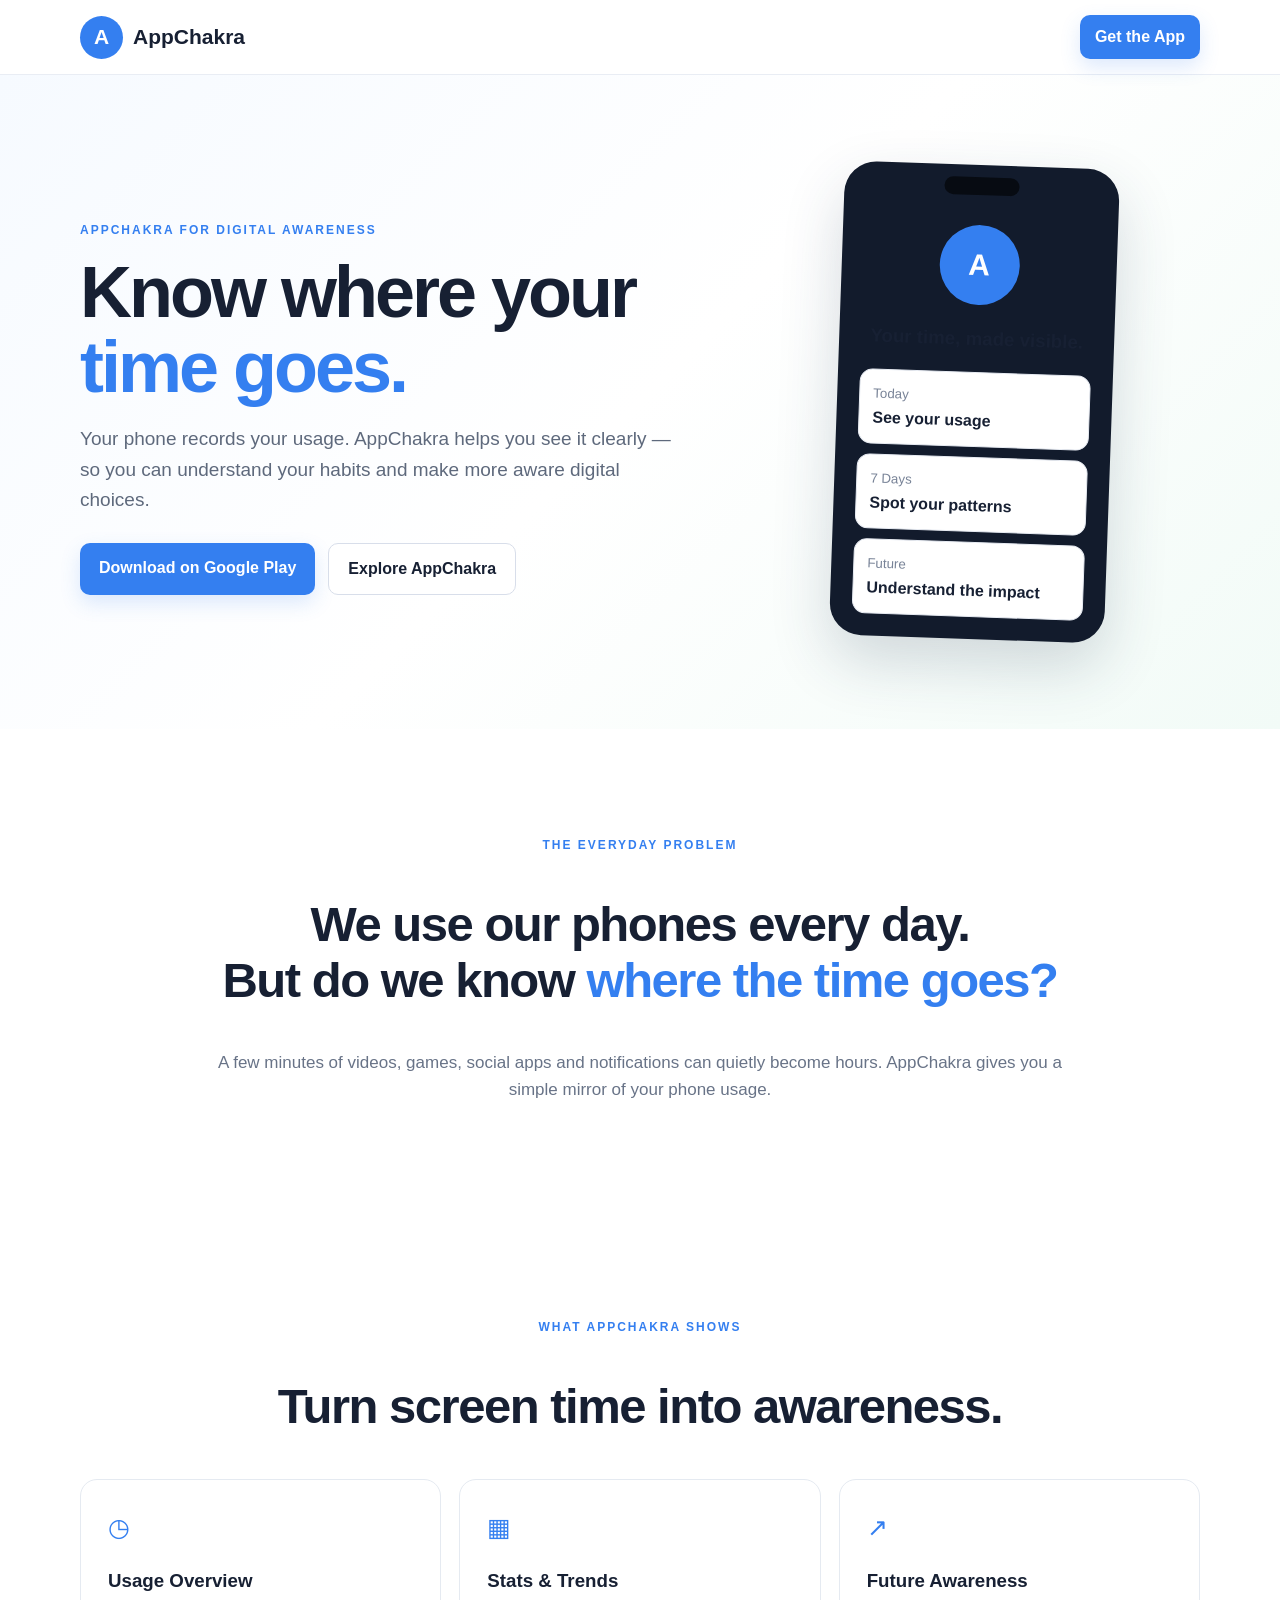
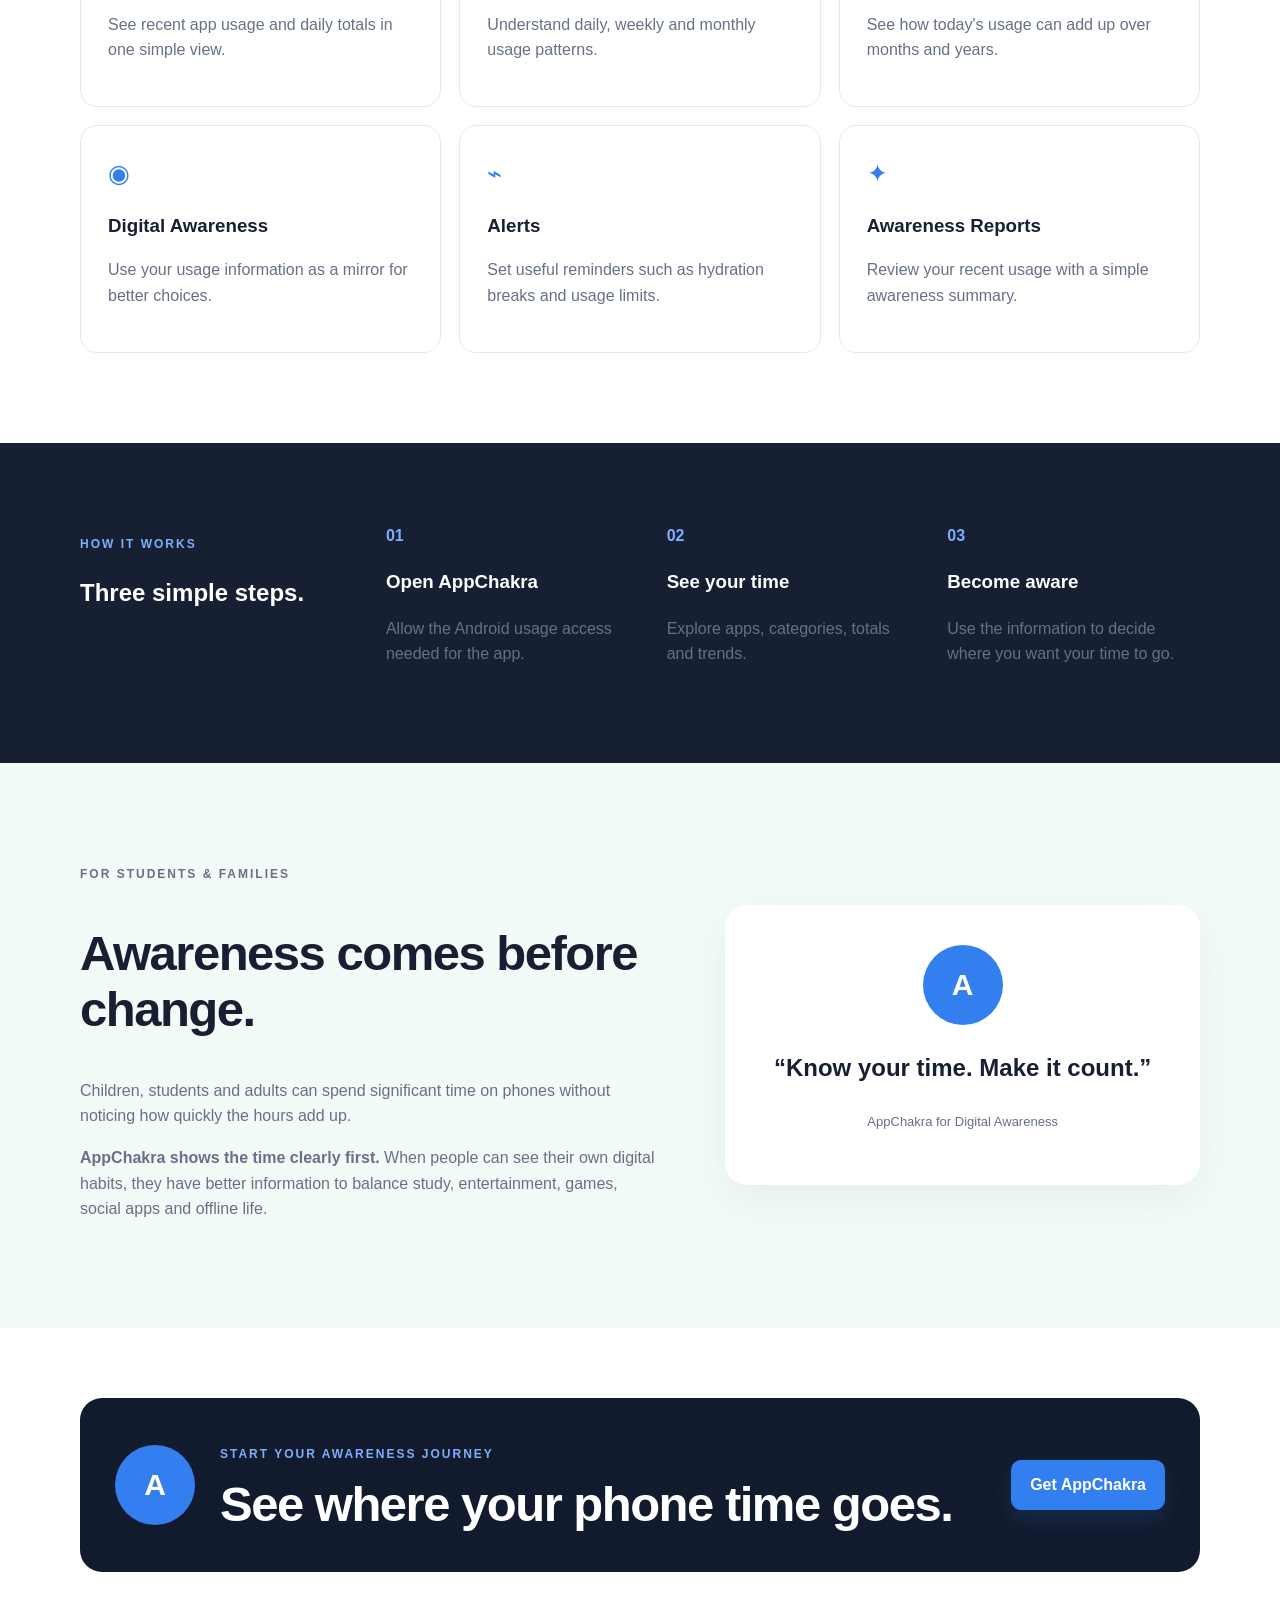
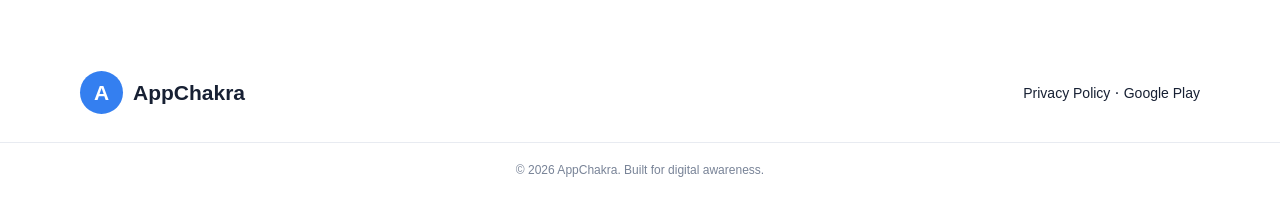
<file: index.html>
<!doctype html>
<html lang="en">
<head>
<meta charset="utf-8">
<meta name="viewport" content="width=device-width,initial-scale=1">
<meta name="description" content="AppChakra helps you understand where your phone time goes and build digital awareness.">
<meta name="theme-color" content="#347ff0">
<title>AppChakra – Know Where Your Time Goes</title>
<link rel="stylesheet" href="style.css">
</head>
<body>
<header>
  <div class="wrap nav">
    <a class="brand" href="index.html" aria-label="AppChakra home">
      <span class="logo-fallback">A</span><b>AppChakra</b>
    </a>
    <a class="btn small" href="https://play.google.com/store/apps/details?id=com.appchakra.app" target="_blank" rel="noopener">Get the App</a>
  </div>
</header>

<main>
<section class="hero">
  <div class="wrap hero-grid">
    <div>
      <p class="tag">APPCHAKRA FOR DIGITAL AWARENESS</p>
      <h1>Know where your <span>time goes.</span></h1>
      <p class="lead">Your phone records your usage. AppChakra helps you see it clearly — so you can understand your habits and make more aware digital choices.</p>
      <div class="actions">
        <a class="btn" href="https://play.google.com/store/apps/details?id=com.appchakra.app" target="_blank" rel="noopener">Download on Google Play</a>
        <a class="outline" href="#features">Explore AppChakra</a>
      </div>
    </div>
    <div class="visual">
      <div class="phone">
        <div class="logo-circle">A</div>
        <h3>Your time, made visible.</h3>
        <div class="usage"><small>Today</small><strong>See your usage</strong></div>
        <div class="usage"><small>7 Days</small><strong>Spot your patterns</strong></div>
        <div class="usage"><small>Future</small><strong>Understand the impact</strong></div>
      </div>
    </div>
  </div>
</section>

<section class="intro">
<div class="wrap narrow">
<p class="tag">THE EVERYDAY PROBLEM</p>
<h2>We use our phones every day.<br>But do we know <span>where the time goes?</span></h2>
<p>A few minutes of videos, games, social apps and notifications can quietly become hours. AppChakra gives you a simple mirror of your phone usage.</p>
</div>
</section>

<section id="features" class="section">
<div class="wrap">
<p class="tag center">WHAT APPCHAKRA SHOWS</p>
<h2 class="center">Turn screen time into awareness.</h2>
<div class="grid">
<article><i>◷</i><h3>Usage Overview</h3><p>See recent app usage and daily totals in one simple view.</p></article>
<article><i>▦</i><h3>Stats &amp; Trends</h3><p>Understand daily, weekly and monthly usage patterns.</p></article>
<article><i>↗</i><h3>Future Awareness</h3><p>See how today's usage can add up over months and years.</p></article>
<article><i>◉</i><h3>Digital Awareness</h3><p>Use your usage information as a mirror for better choices.</p></article>
<article><i>⌁</i><h3>Alerts</h3><p>Set useful reminders such as hydration breaks and usage limits.</p></article>
<article><i>✦</i><h3>Awareness Reports</h3><p>Review your recent usage with a simple awareness summary.</p></article>
</div>
</div>
</section>

<section class="dark">
<div class="wrap steps">
<div><p class="tag">HOW IT WORKS</p><h2>Three simple steps.</h2></div>
<div><b>01</b><h3>Open AppChakra</h3><p>Allow the Android usage access needed for the app.</p></div>
<div><b>02</b><h3>See your time</h3><p>Explore apps, categories, totals and trends.</p></div>
<div><b>03</b><h3>Become aware</h3><p>Use the information to decide where you want your time to go.</p></div>
</div>
</section>

<section class="awareness">
<div class="wrap two">
<div>
<p class="tag">FOR STUDENTS &amp; FAMILIES</p>
<h2>Awareness comes before change.</h2>
<p>Children, students and adults can spend significant time on phones without noticing how quickly the hours add up.</p>
<p><strong>AppChakra shows the time clearly first.</strong> When people can see their own digital habits, they have better information to balance study, entertainment, games, social apps and offline life.</p>
</div>
<div class="quote">
<div class="big-logo">A</div>
<h3>“Know your time. Make it count.”</h3>
<p>AppChakra for Digital Awareness</p>
</div>
</div>
</section>

<section class="cta">
<div class="wrap ctabox">
<div class="big-logo">A</div>
<div><p class="tag">START YOUR AWARENESS JOURNEY</p><h2>See where your phone time goes.</h2></div>
<a class="btn" href="https://play.google.com/store/apps/details?id=com.appchakra.app" target="_blank" rel="noopener">Get AppChakra</a>
</div>
</section>
</main>

<footer>
<div class="wrap footer">
<div class="brand"><span class="logo-fallback">A</span><b>AppChakra</b></div>
<div><a href="privacy.html">Privacy Policy</a> · <a href="https://play.google.com/store/apps/details?id=com.appchakra.app" target="_blank" rel="noopener">Google Play</a></div>
</div>
<p class="copy">© 2026 AppChakra. Built for digital awareness.</p>
</footer>
</body>
</html>
</file>
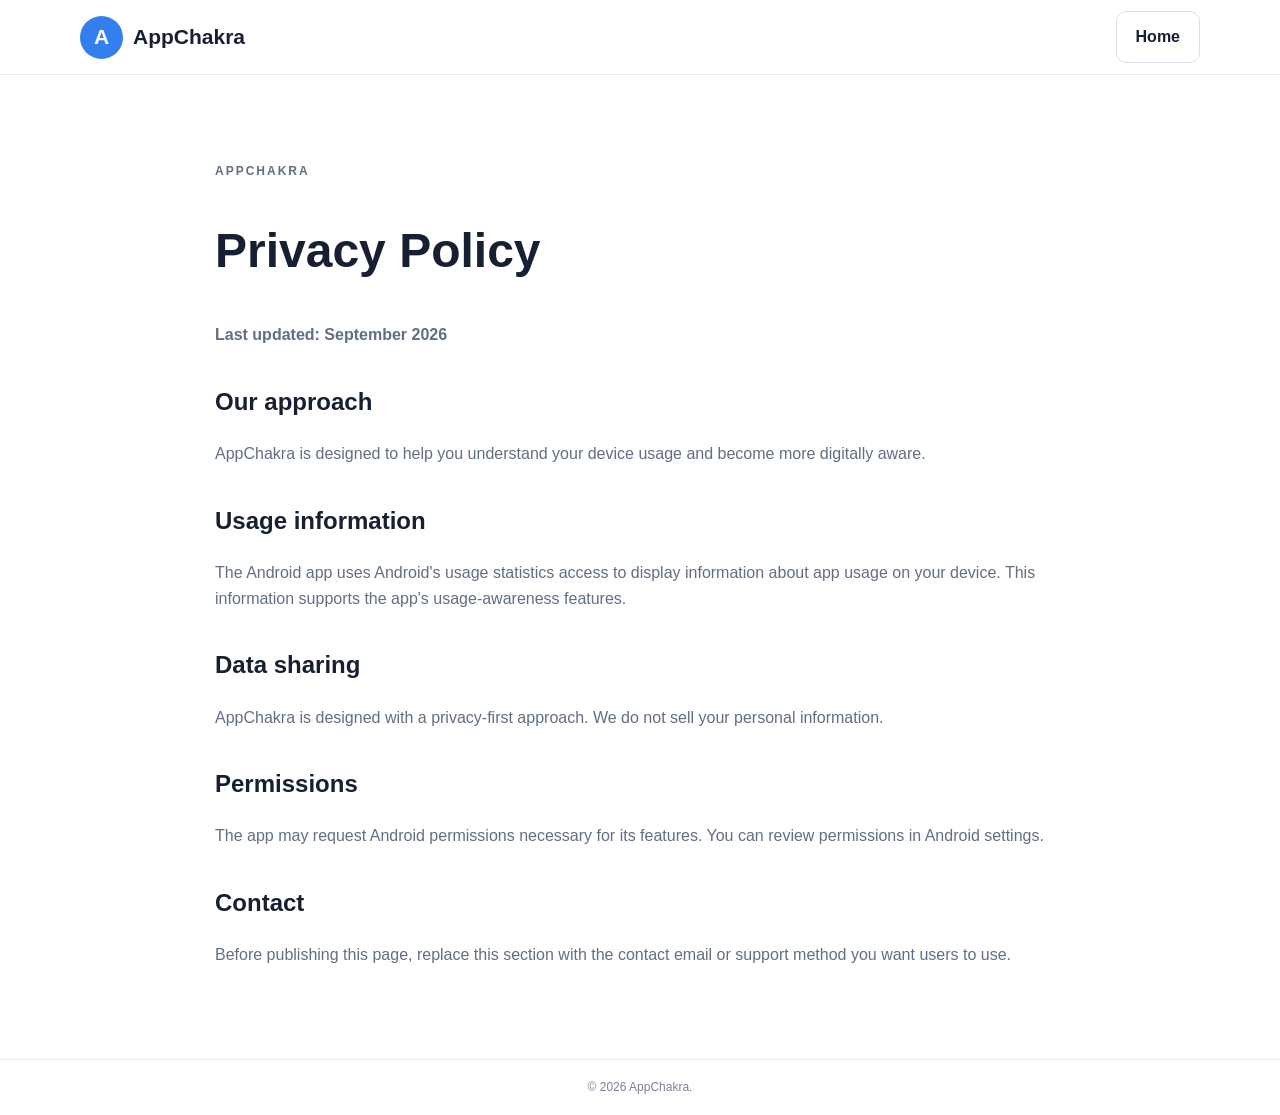
<file: privacy.html>
<!doctype html>
<html lang="en">
<head>
<meta charset="utf-8">
<meta name="viewport" content="width=device-width,initial-scale=1">
<title>Privacy Policy – AppChakra</title>
<link rel="stylesheet" href="style.css">
</head>
<body>
<header><div class="wrap nav">
<a class="brand" href="index.html"><span class="logo-fallback">A</span><b>AppChakra</b></a>
<a class="outline" href="index.html">Home</a>
</div></header>
<main class="legal"><div class="wrap narrow">
<p class="tag">APPCHAKRA</p>
<h1>Privacy Policy</h1>
<p><b>Last updated: September 2026</b></p>
<h2>Our approach</h2>
<p>AppChakra is designed to help you understand your device usage and become more digitally aware.</p>
<h2>Usage information</h2>
<p>The Android app uses Android's usage statistics access to display information about app usage on your device. This information supports the app's usage-awareness features.</p>
<h2>Data sharing</h2>
<p>AppChakra is designed with a privacy-first approach. We do not sell your personal information.</p>
<h2>Permissions</h2>
<p>The app may request Android permissions necessary for its features. You can review permissions in Android settings.</p>
<h2>Contact</h2>
<p>Before publishing this page, replace this section with the contact email or support method you want users to use.</p>
</div></main>
<footer><p class="copy">© 2026 AppChakra.</p></footer>
</body>
</html>
</file>
<file: style.css>
*{box-sizing:border-box}html{scroll-behavior:smooth}body{margin:0;font-family:Arial,Helvetica,sans-serif;color:#172033;line-height:1.6}a{color:inherit}header{position:sticky;top:0;z-index:10;background:#ffffffee;border-bottom:1px solid #e9edf4;backdrop-filter:blur(10px)}.wrap{width:min(1120px,92%);margin:auto}.nav{min-height:74px;display:flex;align-items:center;justify-content:space-between}.brand{display:flex;align-items:center;gap:10px;text-decoration:none;font-size:21px}.logo-fallback,.big-logo,.logo-circle{display:grid;place-items:center;font-weight:800;border-radius:50%;background:#347ff0;color:white}.logo-fallback{width:43px;height:43px}.btn,.outline{display:inline-block;padding:12px 19px;border-radius:10px;text-decoration:none;font-weight:bold}.btn{background:#347ff0;color:white;box-shadow:0 8px 20px #347ff02b}.outline{border:1px solid #d8deea;background:white}.small{padding:9px 15px}.hero{background:linear-gradient(135deg,#f6faff,#fff,#f2fbf7);padding:90px 0}.hero-grid{display:grid;grid-template-columns:1.15fr .85fr;gap:60px;align-items:center}.tag{font-size:12px;letter-spacing:2px;font-weight:bold;color:#347ff0}.hero h1{font-size:clamp(44px,6vw,72px);line-height:1.04;letter-spacing:-3px;margin:15px 0}.hero h1 span,h2 span{color:#347ff0}.lead{font-size:19px;color:#5e697c;max-width:650px}.actions{display:flex;gap:13px;flex-wrap:wrap;margin-top:28px}.visual{display:flex;justify-content:center}.phone{width:275px;background:#121b2c;padding:12px;border-radius:32px;box-shadow:0 25px 60px #26395730;transform:rotate(2deg);color:#172033}.phone:before{content:"";display:block;width:75px;height:18px;background:#070b12;border-radius:20px;margin:0 auto 7px}.logo-circle{width:80px;height:80px;margin:30px auto 10px;font-size:30px}.phone h3{text-align:center}.usage{background:white;border:1px solid #e7ebf2;border-radius:13px;padding:13px;margin:10px}.usage small,.usage strong{display:block}.usage small{color:#788397}.intro{text-align:center;padding:95px 0}.narrow{max-width:850px}.intro h2,.section h2,.awareness h2,.cta h2{font-size:clamp(31px,4vw,49px);line-height:1.15;letter-spacing:-1.5px}.intro p:last-child{color:#687387;font-size:17px}.section{padding:90px 0;background:#fff}.center{text-align:center}.grid{display:grid;grid-template-columns:repeat(3,1fr);gap:18px;margin-top:45px}.grid article{padding:27px;border:1px solid #e5eaf1;border-radius:17px}.grid i{font-size:25px;color:#347ff0;font-style:normal}.grid h3{margin-bottom:6px}.grid p,.steps p,.awareness p{color:#667186}.dark{background:#172033;color:white;padding:80px 0}.steps{display:grid;grid-template-columns:1.1fr 1fr 1fr 1fr;gap:28px;align-items:start}.steps .tag{color:#80adff}.steps b{color:#80adff}.awareness{padding:90px 0;background:#f3fbf8}.two{display:grid;grid-template-columns:1.1fr .9fr;gap:65px;align-items:center}.quote{background:white;padding:40px;border-radius:22px;text-align:center;box-shadow:0 15px 40px #194d3b12}.big-logo{width:80px;height:80px;margin:auto;font-size:30px}.quote h3{font-size:24px}.quote p{font-size:13px}.cta{padding:70px 0}.ctabox{background:#111b2d;color:white;border-radius:22px;padding:35px;display:grid;grid-template-columns:auto 1fr auto;gap:25px;align-items:center}.ctabox h2{margin:5px 0}.ctabox .tag{color:#80adff}.footer{min-height:100px;display:flex;align-items:center;justify-content:space-between;gap:20px}.footer a{font-size:14px;text-decoration:none}.copy{text-align:center;border-top:1px solid #e8ebf1;margin:0;padding:18px;font-size:12px;color:#788397}.legal{padding:75px 0}.legal h1{font-size:48px}.legal h2{margin-top:35px}.legal p{color:#626e81}@media(max-width:800px){.nav{padding:10px 0}.hero{padding:60px 0}.hero-grid,.two{grid-template-columns:1fr}.visual{order:-1}.grid,.steps{grid-template-columns:1fr}.section,.intro,.awareness{padding:65px 0}.ctabox{grid-template-columns:1fr;text-align:center}.ctabox .big-logo{margin:auto}.footer{flex-direction:column;padding:25px 0}.phone{width:250px}}
</file>
